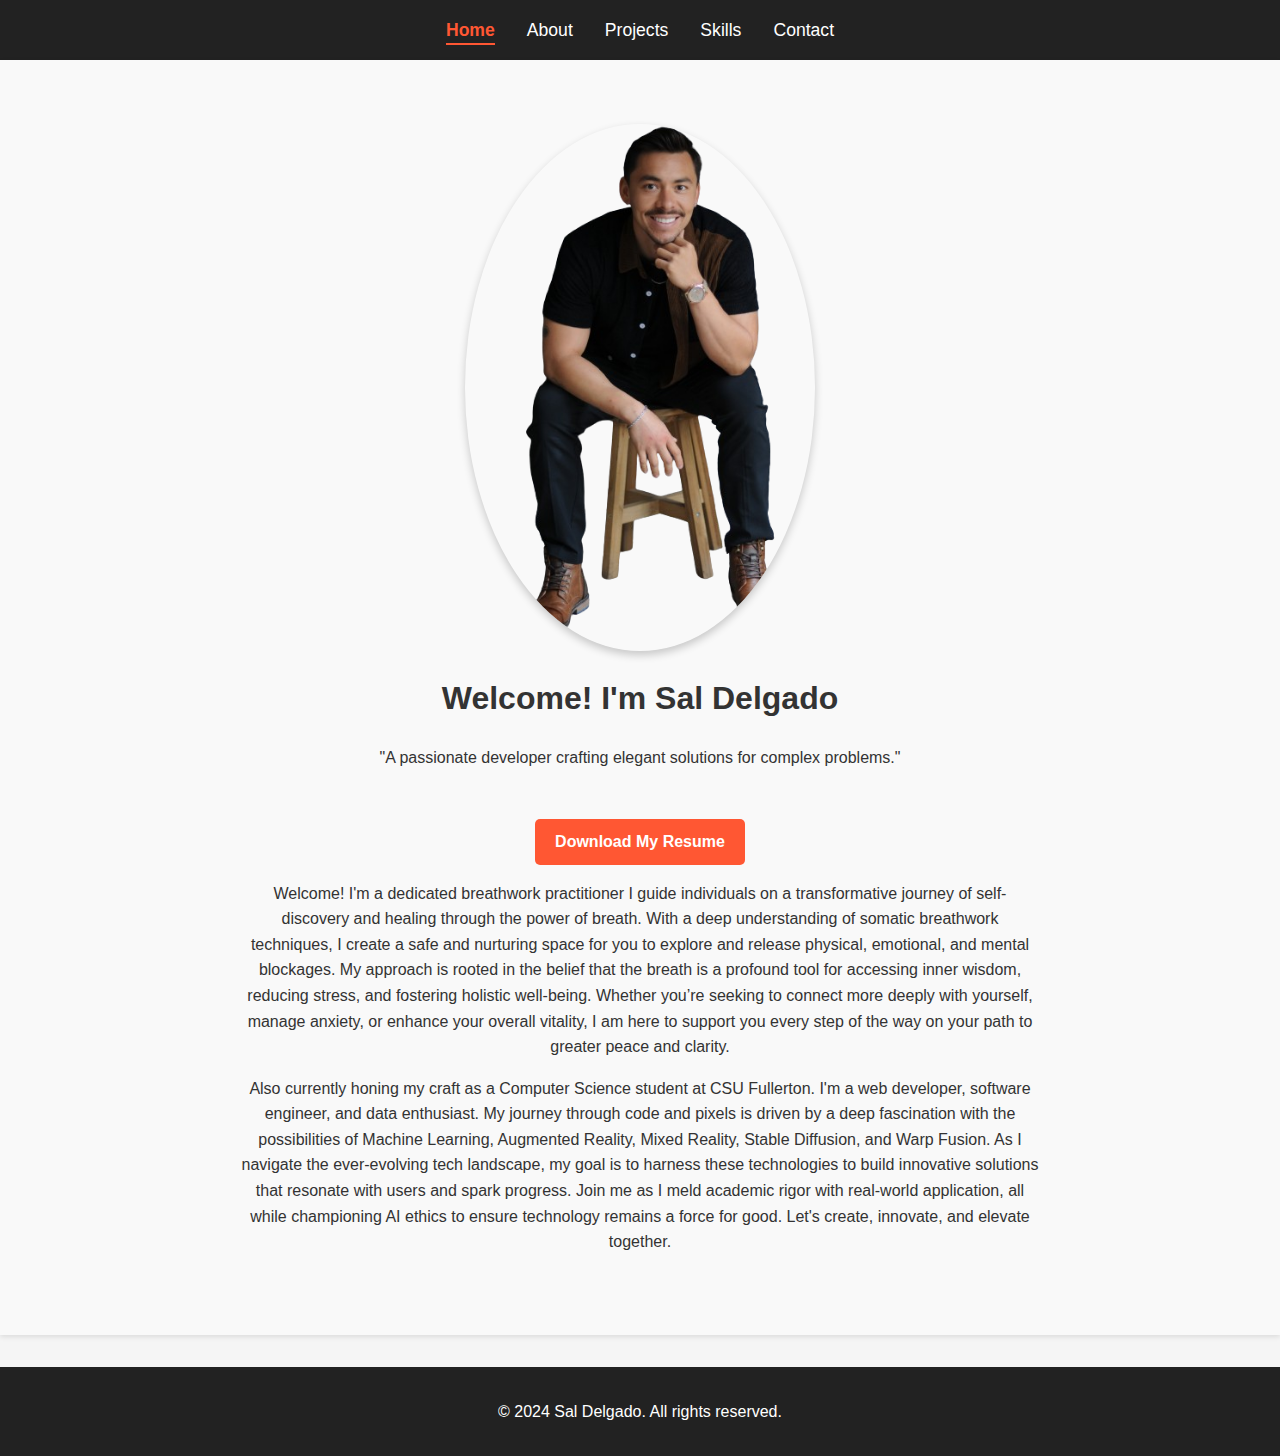
<file: index.html>
<!DOCTYPE html>
<html lang="en">
<head>
    <meta charset="UTF-8">
    <meta name="viewport" content="width=device-width, initial-scale=1.0">
    <title>Home - Your Name</title>
    <link rel="stylesheet" href="css/style.css">
</head>
<body>
    <header>
        <nav>
            <ul>
                <li><a href="index.html" class="active">Home</a></li>
                <li><a href="about.html">About</a></li>
                <li><a href="projects.html">Projects</a></li>
                <li><a href="skills.html">Skills</a></li>
                <li><a href="contact.html">Contact</a></li>
            </ul>
        </nav>
    </header>
    <main>
        <!-- Intro Section -->
        <section id="home-intro">
            <div class="intro-container">
                <img src="assets/images/avatar.png" alt="Professional Avatar" class="avatar">
                <h1>Welcome! I'm Sal Delgado</h1>
                <p class="tagline">"A passionate developer crafting elegant solutions for complex problems."</p>
                <a href="assets/resume/resume.pdf" download="Sal_Delgado_Resume" class="resume-link">Download My Resume</a>

                <p class="brief-bio">
                    Welcome! I'm a dedicated breathwork practitioner I guide individuals on a transformative journey of self-discovery and healing through the power of breath. With a deep understanding of somatic breathwork techniques, I create a safe and nurturing space for you to explore and release physical, emotional, and mental blockages. My approach is rooted in the belief that the breath is a profound tool for accessing inner wisdom, reducing stress, and fostering holistic well-being. Whether you’re seeking to connect more deeply with yourself, manage anxiety, or enhance your overall vitality, I am here to support you every step of the way on your path to greater peace and clarity.
                    <p>Also currently honing my craft as a Computer Science student at CSU Fullerton. I'm a web developer, software engineer, and data enthusiast. My journey through code and pixels is driven by a deep fascination with the possibilities of Machine Learning, Augmented Reality, Mixed Reality, Stable Diffusion, and Warp Fusion. As I navigate the ever-evolving tech landscape, my goal is to harness these technologies to build innovative solutions that resonate with users and spark progress. Join me as I meld academic rigor with real-world application, all while championing AI ethics to ensure technology remains a force for good. Let's create, innovate, and elevate together.</p>
                </p>
            </div>
        </section>
        
    </main>
    <footer>
        <p>&copy; 2024 Sal Delgado. All rights reserved.</p>
    </footer>

    <script src="js/main.js" defer></script>

</body>
</html>
</file>
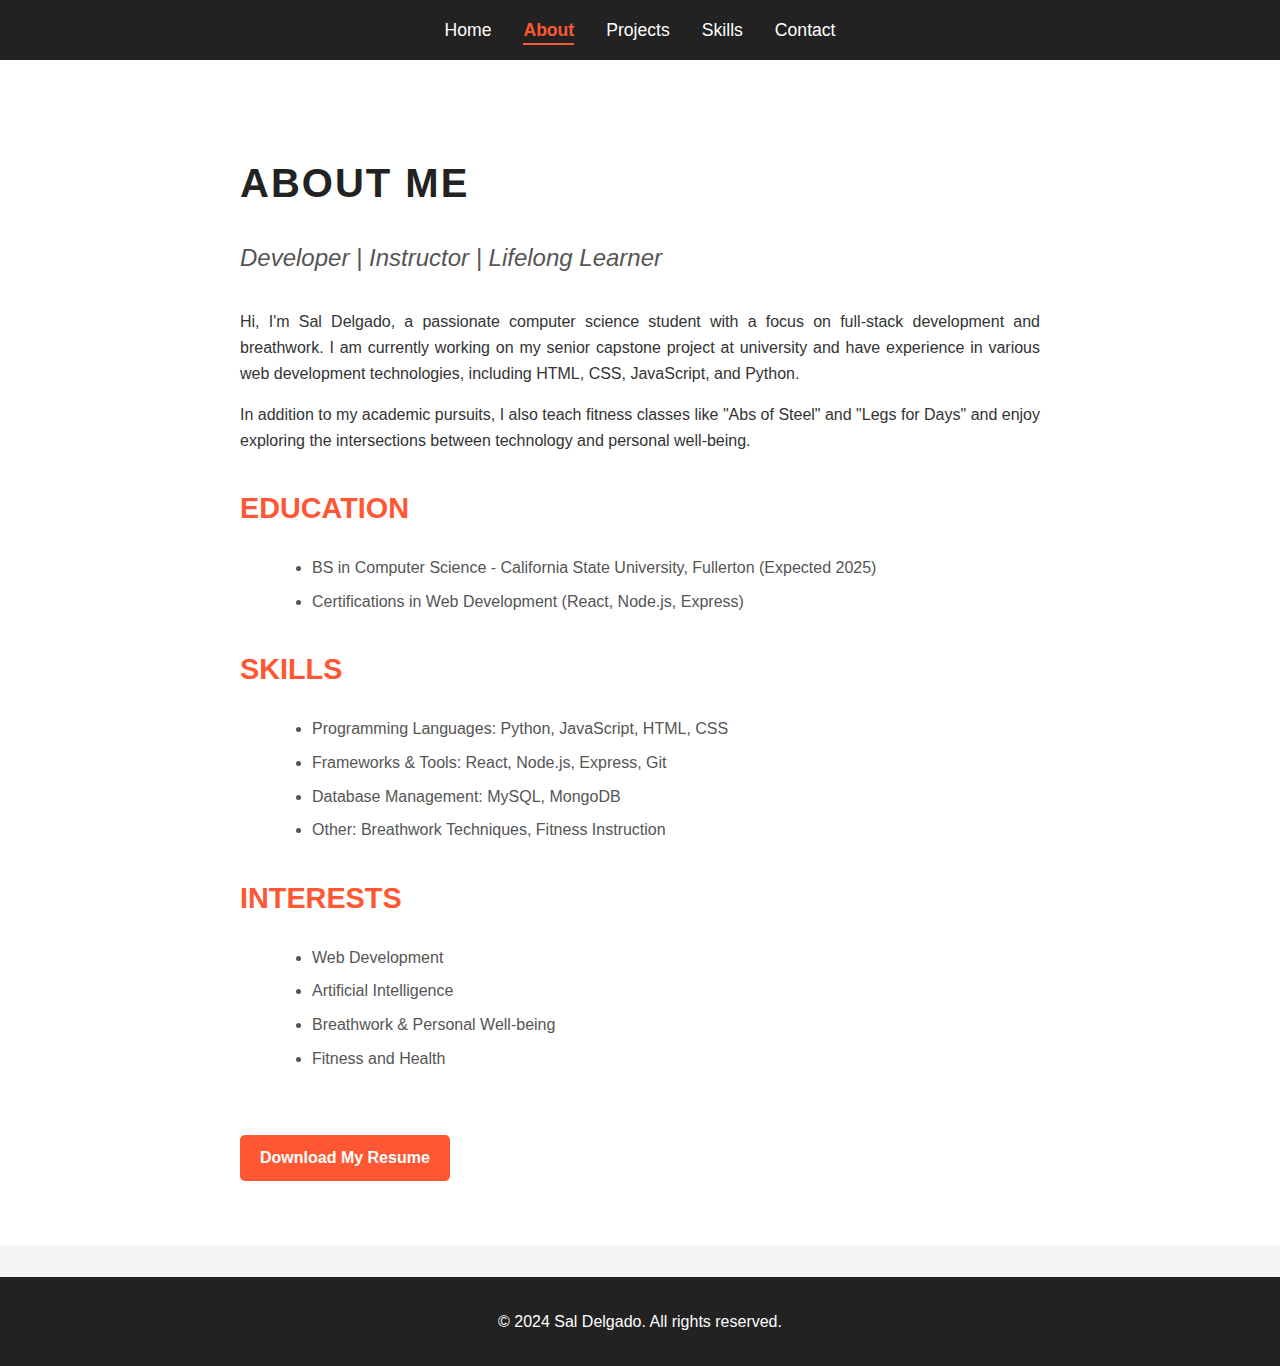
<file: about.html>
<!DOCTYPE html>
<html lang="en">
<head>
    <meta charset="UTF-8">
    <meta name="viewport" content="width=device-width, initial-scale=1.0">
    <title>About - Sal Delgado</title>
    <link rel="stylesheet" href="css/about.css">
</head>
<body>
    <header>
        <nav>
            <ul>
                <li><a href="index.html">Home</a></li>
                <li><a href="about.html" class="active">About</a></li>
                <li><a href="projects.html">Projects</a></li>
                <li><a href="skills.html">Skills</a></li>
                <li><a href="contact.html">Contact</a></li>
            </ul>
        </nav>
    </header>

    <main>
        <!-- About Section -->
        <section id="about-section">
            <div class="about-container">
                
                <div class="about-content">
                    <!-- <img src="assets/images/avatar2.png" alt="Sal Delgado" class="avatar2"> -->
                    <div class="bio-details">
                        <h1>About Me</h1>
                        <p class="tagline">Developer | Instructor | Lifelong Learner</p>
                        <p class="brief-bio">
                            Hi, I'm Sal Delgado, a passionate computer science student with a focus on full-stack development and breathwork. I am currently working on my senior capstone project at university and have experience in various web development technologies, including HTML, CSS, JavaScript, and Python.
                        </p>
                        <p class="brief-bio">
                            In addition to my academic pursuits, I also teach fitness classes like "Abs of Steel" and "Legs for Days" and enjoy exploring the intersections between technology and personal well-being.
                        </p>
                        <h2>Education</h2>
                        <ul>
                            <li>BS in Computer Science - California State University, Fullerton (Expected 2025)</li>
                            <li>Certifications in Web Development (React, Node.js, Express)</li>
                        </ul>
                        <h2>Skills</h2>
                        <ul>
                            <li>Programming Languages: Python, JavaScript, HTML, CSS</li>
                            <li>Frameworks & Tools: React, Node.js, Express, Git</li>
                            <li>Database Management: MySQL, MongoDB</li>
                            <li>Other: Breathwork Techniques, Fitness Instruction</li>
                        </ul>
                        <h2>Interests</h2>
                        <ul>
                            <li>Web Development</li>
                            <li>Artificial Intelligence</li>
                            <li>Breathwork & Personal Well-being</li>
                            <li>Fitness and Health</li>
                        </ul>
                        <a href="assets/resume/resume.pdf" download="Sal_Delgado_Resume" class="resume-link">Download My Resume</a>
                    </div>
                </div>
            </div>
        </section>
    </main>

    <footer>
        <p>&copy; 2024 Sal Delgado. All rights reserved.</p>
    </footer>

    <script src="js/main.js" defer></script>

</body>
</html>
</file>
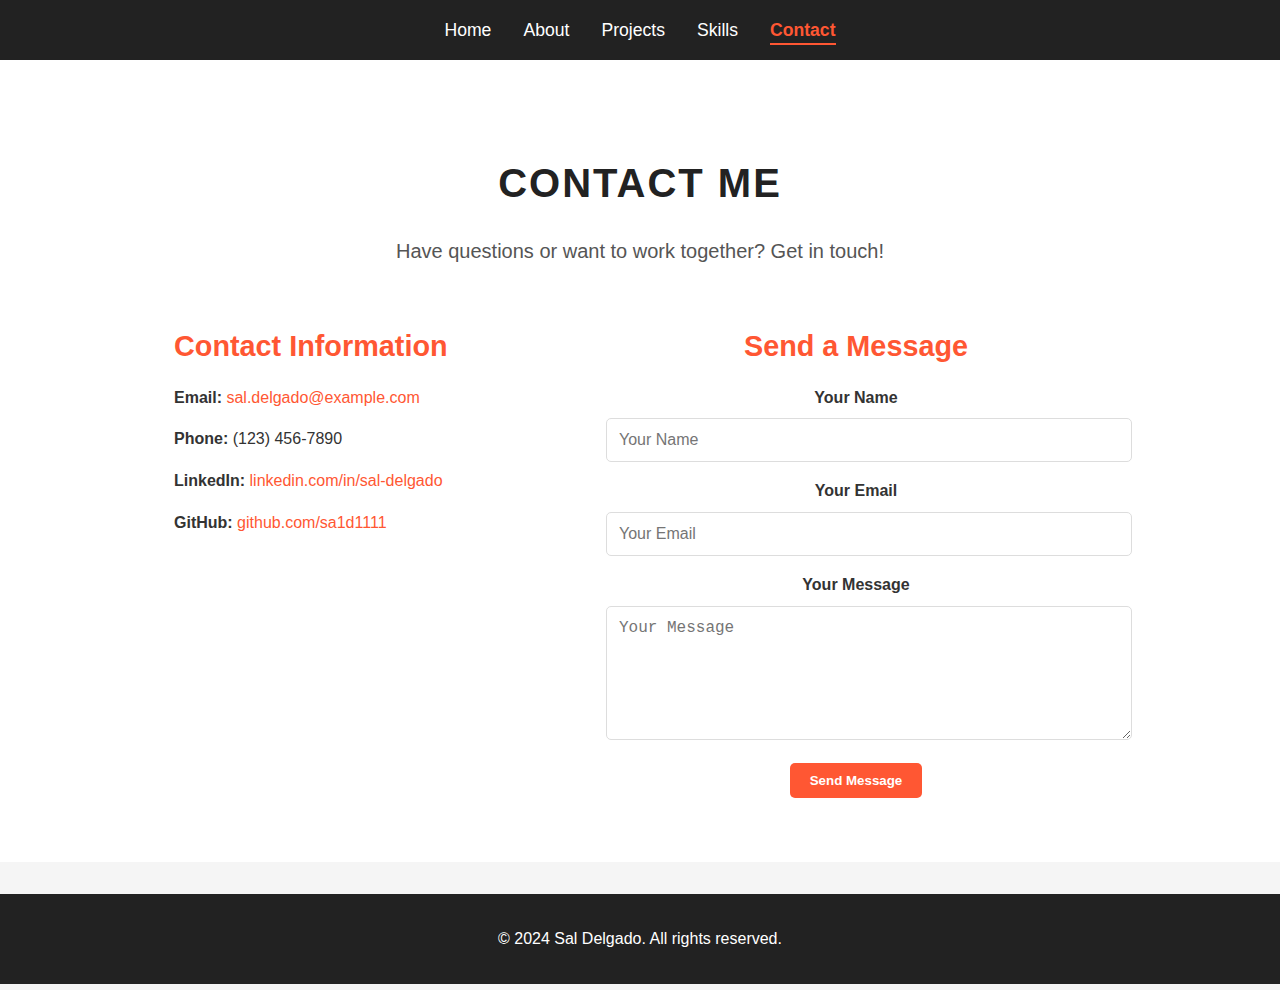
<file: contact.html>
<!DOCTYPE html>
<html lang="en">
<head>
    <meta charset="UTF-8">
    <meta name="viewport" content="width=device-width, initial-scale=1.0">
    <title>Contact - Sal Delgado</title>
    <link rel="stylesheet" href="css/contact.css">
</head>
<body>
    <header>
        <nav>
            <ul>
                <li><a href="index.html">Home</a></li>
                <li><a href="about.html">About</a></li>
                <li><a href="projects.html">Projects</a></li>
                <li><a href="skills.html">Skills</a></li>
                <li><a href="contact.html" class="active">Contact</a></li>
            </ul>
        </nav>
    </header>

    <main>
        <section id="contact-section">
            <h1>Contact Me</h1>
            <p class="contact-intro">
                Have questions or want to work together? Get in touch!
            </p>
            <div class="contact-container">
                <!-- Contact Info -->
                <div class="contact-info">
                    <h2>Contact Information</h2>
                    <ul>
                        <li><strong>Email:</strong> <a href="mailto:sal.delgado@example.com">sal.delgado@example.com</a></li>
                        <li><strong>Phone:</strong> (123) 456-7890</li>
                        <li><strong>LinkedIn:</strong> <a href="https://www.linkedin.com/in/saldelgado1/" target="_blank">linkedin.com/in/sal-delgado</a></li>
                        <li><strong>GitHub:</strong> <a href="https://github.com/sa1d1111" target="_blank">github.com/sa1d1111</a></li>
                    </ul>
                </div>

                <!-- Contact Form -->
                <div class="contact-form">
                    <h2>Send a Message</h2>
                    <form action="https://formspree.io/f/mnqlrqwr" method="POST">
                        <label for="name">Your Name</label>
                        <input type="text" id="name" name="name" placeholder="Your Name" required>
                        
                        <label for="email">Your Email</label>
                        <input type="email" id="email" name="email" placeholder="Your Email" required>
                        
                        <label for="message">Your Message</label>
                        <textarea id="message" name="message" rows="6" placeholder="Your Message" required></textarea>
                        
                        <button type="submit">Send Message</button>
                    </form>
                </div>
            </div>
        </section>
    </main>

    <footer>
        <p>&copy; 2024 Sal Delgado. All rights reserved.</p>
    </footer>
</body>
</html>
</file>
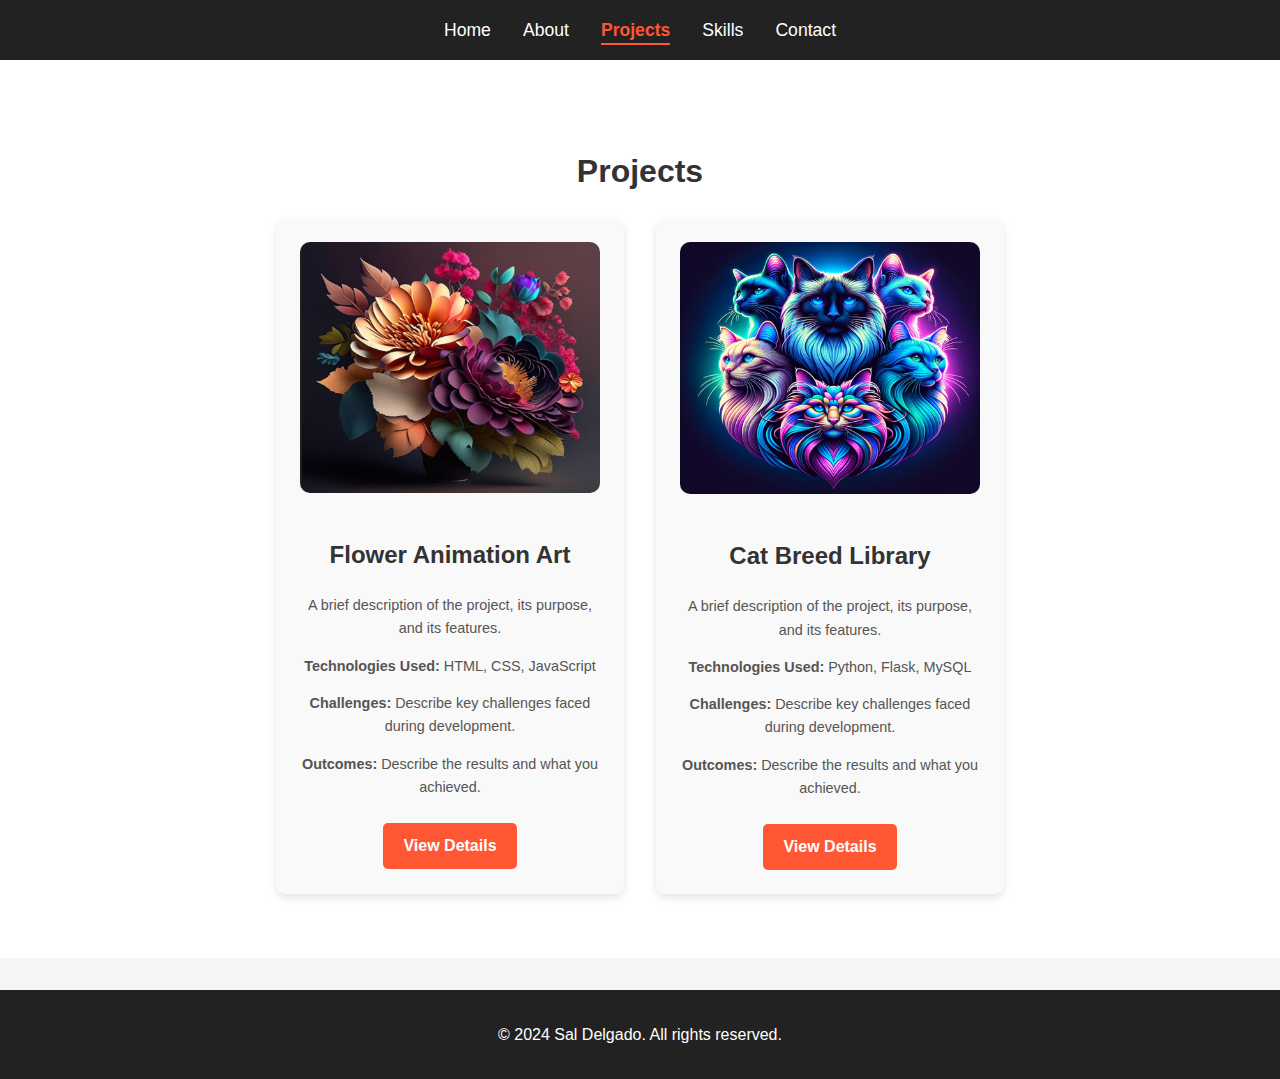
<file: projects.html>
<!DOCTYPE html>
<html lang="en">
<head>
    <meta charset="UTF-8">
    <meta name="viewport" content="width=device-width, initial-scale=1.0">
    <title>Projects - Sal Delgado</title>
    <link rel="stylesheet" href="css/projects.css">
</head>
<body>
    <header>
        <nav>
            <ul>
                <li><a href="index.html">Home</a></li>
                <li><a href="about.html">About</a></li>
                <li><a href="projects.html" class="active">Projects</a></li>
                <li><a href="skills.html">Skills</a></li>
                <li><a href="contact.html">Contact</a></li>
            </ul>
        </nav>
    </header>

    <main>
        <section id="projects-section">
            <h1>Projects</h1>
            <div class="projects-container">
                <!-- Project 1 -->
                <div class="project-card">
                    <img src="assets/images/flower.png" alt="Project 1 Screenshot" class="project-image">
                    <h2>Flower Animation Art</h2>
                    <p class="project-description">
                        A brief description of the project, its purpose, and its features.
                    </p>
                    <p class="project-technologies"><strong>Technologies Used:</strong> HTML, CSS, JavaScript</p>
                    <p class="project-challenges"><strong>Challenges:</strong> Describe key challenges faced during development.</p>
                    <p class="project-outcomes"><strong>Outcomes:</strong> Describe the results and what you achieved.</p>
                    <a href="https://sa1d1111.github.io/js-flower-animation.art/" target="_blank" rel="noopener noreferrer" class="details-link">View Details</a>
                </div>

                <!-- Project 2 -->
                <div class="project-card">
                    <img src="assets/images/cat.png" alt="Project 2 Screenshot" class="project-image">
                    <h2>Cat Breed Library</h2>
                    <p class="project-description">
                        A brief description of the project, its purpose, and its features.
                    </p>
                    <p class="project-technologies"><strong>Technologies Used:</strong> Python, Flask, MySQL</p>
                    <p class="project-challenges"><strong>Challenges:</strong> Describe key challenges faced during development.</p>
                    <p class="project-outcomes"><strong>Outcomes:</strong> Describe the results and what you achieved.</p>
                    <a href="https://cpsc362-project-cat-library.vercel.app/index.html" target="_blank" rel="noopener noreferrer" class="details-link">View Details</a>
                </div>

                <!-- Add more projects as needed -->
            </div>
        </section>
    </main>

    <footer>
        <p>&copy; 2024 Sal Delgado. All rights reserved.</p>
    </footer>

    <script src="js/main.js" defer></script>
</body>
</html>
</file>
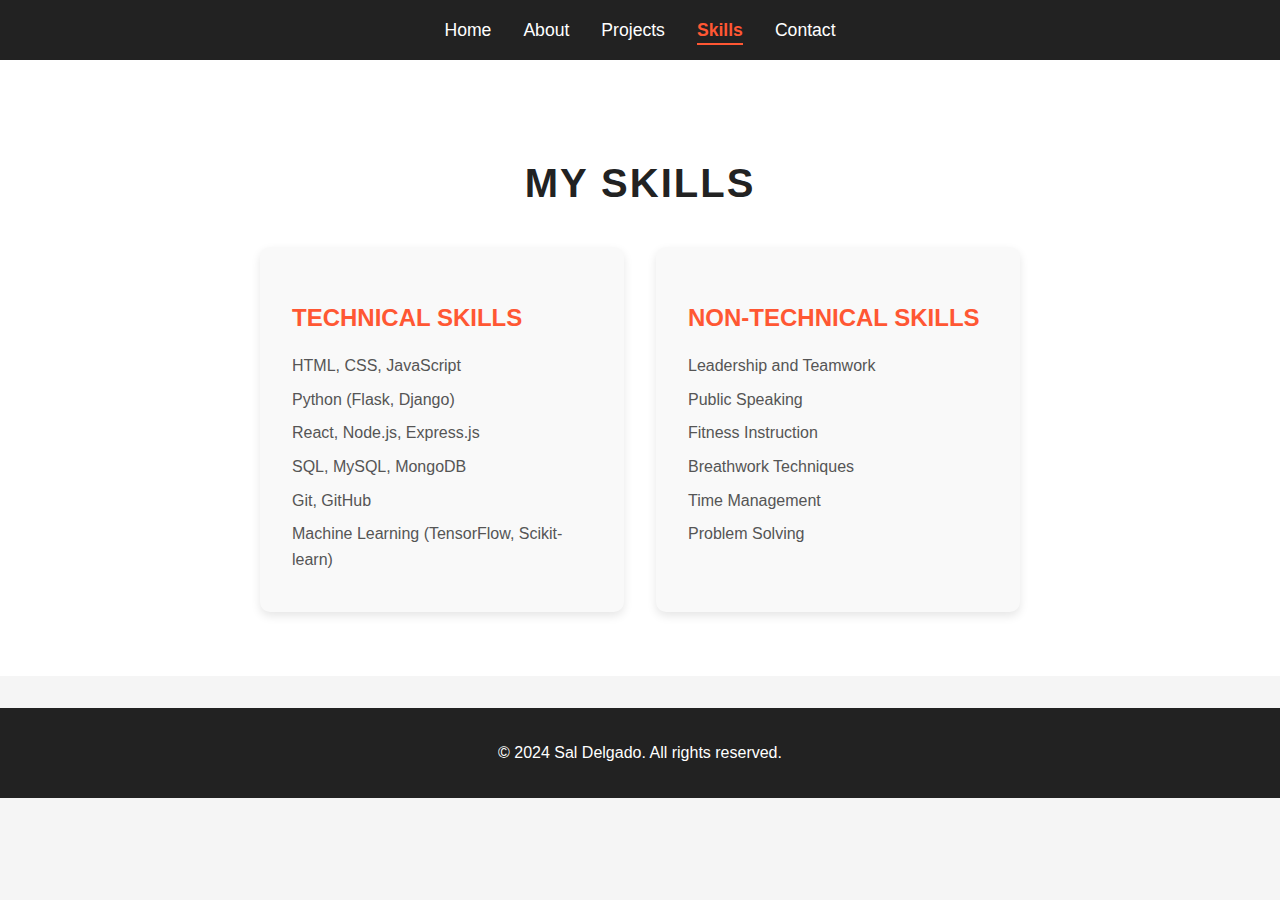
<file: skills.html>
<!DOCTYPE html>
<html lang="en">
<head>
    <meta charset="UTF-8">
    <meta name="viewport" content="width=device-width, initial-scale=1.0">
    <title>Skills - Sal Delgado</title>
    <link rel="stylesheet" href="css/skills.css">
</head>
<body>
    <header>
        <nav>
            <ul>
                <li><a href="index.html">Home</a></li>
                <li><a href="about.html">About</a></li>
                <li><a href="projects.html">Projects</a></li>
                <li><a href="skills.html" class="active">Skills</a></li>
                <li><a href="contact.html">Contact</a></li>
            </ul>
        </nav>
    </header>

    <main>
        <section id="skills-section">
            <h1>My Skills</h1>
            <div class="skills-container">
                <!-- Technical Skills -->
                <div class="skills-category">
                    <h2>Technical Skills</h2>
                    <ul>
                        <li>HTML, CSS, JavaScript</li>
                        <li>Python (Flask, Django)</li>
                        <li>React, Node.js, Express.js</li>
                        <li>SQL, MySQL, MongoDB</li>
                        <li>Git, GitHub</li>
                        <li>Machine Learning (TensorFlow, Scikit-learn)</li>
                    </ul>
                </div>

                <!-- Non-Technical Skills -->
                <div class="skills-category">
                    <h2>Non-Technical Skills</h2>
                    <ul>
                        <li>Leadership and Teamwork</li>
                        <li>Public Speaking</li>
                        <li>Fitness Instruction</li>
                        <li>Breathwork Techniques</li>
                        <li>Time Management</li>
                        <li>Problem Solving</li>
                    </ul>
                </div>
            </div>
        </section>
    </main>

    <footer>
        <p>&copy; 2024 Sal Delgado. All rights reserved.</p>
    </footer>
</body>
</html>
</file>
<file: css/style.css>
/* General Styles */
body {
    font-family: 'Arial', sans-serif;
    margin: 0;
    padding: 0;
    color: #333;
    background-color: #f5f5f5;
    line-height: 1.6;
}

/* Navigation Bar */
header nav {
    background-color: #222;
    padding: 1rem;
}

header nav ul {
    list-style: none;
    display: flex;
    justify-content: center;
    margin: 0;
    padding: 0;
}

header nav ul li {
    margin: 0 1rem;
}

header nav ul li a {
    color: white;
    text-decoration: none;
    font-size: 1.1rem;
    position: relative;
    transition: color 0.3s, transform 0.3s;
}

header nav ul li a:hover {
    color: #ff5733;
    transform: translateY(-2px);
}

header nav ul li a::after {
    content: '';
    display: block;
    width: 0;
    height: 2px;
    background: #ff5733;
    transition: width 0.3s;
    position: absolute;
    bottom: -5px;
    left: 0;
}

header nav ul li a:hover::after {
    width: 100%;
}

header nav ul li a.active {
    color: #ff5733;
    font-weight: bold;
}

/* Footer */
footer {
    text-align: center;
    padding: 1rem;
    background-color: #222;
    color: white;
    margin-top: 2rem;
}

/* Intro Section */
#home-intro {
    text-align: center;
    padding: 4rem 1rem;
    background-color: #f9f9f9;
    box-shadow: 0px 2px 5px rgba(0, 0, 0, 0.1);
}

.intro-container {
    max-width: 800px;
    margin: 0 auto;
}

/* Avatar Image */
.avatar {
    width: 350px; /* Adjust to your preferred size */
    height: auto; /* Ensure square dimensions for circular shape */
    border-radius: 50%; /* Circular shape */
    object-fit: cover; /* Ensures the image fits nicely within the circle */
    box-shadow: 0px 4px 8px rgba(0, 0, 0, 0.2); /* Adds a subtle shadow for depth */
    margin: 0 auto 1rem auto; /* Centers the image */
    display: block; /* Centers the block element */
    transition: transform 0.3s ease, box-shadow 0.3s ease; /* Smooth hover animations */
}

.avatar:hover {
    transform: scale(1.1); /* Slightly enlarges the image on hover */
    box-shadow: 0px 8px 16px rgba(0, 0, 0, 0.4); /* Enhances the shadow effect */
    cursor: default; /* Ensures the cursor does not show a pointer hand */
}

/* Ripple Effect on Hover */
.avatar:hover::after {
    content: '';
    position: absolute;
    width: 150px; /* Same size as the image */
    height: 150px;
    border-radius: 50%;
    background: rgba(255, 87, 51, 0.2); /* Subtle ripple color */
    animation: ripple 0.6s ease-out infinite; /* Ripple animation */
}

/* Responsive Design */
@media (max-width: 768px) {
    .avatar {
        width: 120px;
        height: 120px;
    }

    .avatar-wrapper {
        width: 100px;
        height: 100px;
    }
    
    
    
/* Ripple Animation Keyframes */
@keyframes ripple {
    0% {
        transform: scale(1);
        opacity: 1;
    }
    100% {
        transform: scale(1.5); /* Expands the ripple */
        opacity: 0; /* Fades out */
    }
}


/* Text Styling */
h1 {
    font-size: 2rem;
    color: #333;
    margin-bottom: 1rem;
}

.tagline {
    font-size: 1.25rem;
    font-style: italic;
    color: #555;
    margin-bottom: 1rem;
}

.brief-bio {
    font-size: 1rem;
    color: #666;
    line-height: 1.8;
    text-align: justify;
    margin-bottom: 2rem;
}



    h1 {
        font-size: 1.75rem;
    }

    .tagline {
        font-size: 1rem;
    }

    .brief-bio {
        font-size: 0.9rem;
    }
}



header nav ul li a {
    color: white;
    text-decoration: none;
    font-size: 1.1rem;
    position: relative;
    transition: color 0.3s, transform 0.3s;
}

header nav ul li a::after {
    content: '';
    display: block;
    width: 0;
    height: 2px;
    background: #ff5733;
    transition: width 0.3s;
    position: absolute;
    bottom: -5px;
    left: 0;
}

header nav ul li a:hover::after {
    width: 100%; /* Shows the underline on hover */
}

header nav ul li a:hover {
    color: #ff5733; /* Optional: Change color when hovered */
    transform: translateY(-2px);
}

header nav ul li a.active::after {
    content: '';
    display: block;
    width: 100%; /* Full underline for the active link */
    height: 2px;
    background: #ff5733;
    position: absolute;
    bottom: -5px;
    left: 0;
}



/* Resume Button */
.resume-link {
    display: inline-block;
    margin-top: 2rem;
    padding: 10px 20px;
    background-color: #ff5733;
    color: white;
    text-decoration: none;
    font-weight: bold;
    border-radius: 5px;
    transition: background-color 0.3s ease;
}

.resume-link:hover {
    background-color: #e64a19;
}
</file>
<file: css/about.css>
/* General Styles */
body {
    font-family: 'Arial', sans-serif;
    margin: 0;
    padding: 0;
    color: #333;
    background-color: #f5f5f5;
    line-height: 1.6;
}

/* Navigation Bar */
header nav {
    background-color: #222;
    padding: 1rem;
}

header nav ul {
    list-style: none;
    display: flex;
    justify-content: center;
    margin: 0;
    padding: 0;
}

header nav ul li {
    margin: 0 1rem;
}

header nav ul li a {
    color: white;
    text-decoration: none;
    font-size: 1.1rem;
    position: relative;
    transition: color 0.3s, transform 0.3s;
}

header nav ul li a:hover {
    color: #ff5733;
    transform: translateY(-2px);
}

header nav ul li a.active {
    color: #ff5733;
    font-weight: bold;
}

/* Footer */
footer {
    text-align: center;
    padding: 1rem;
    background-color: #222;
    color: white;
    margin-top: 2rem;
}

/* About Section */
#about-section {
    display: flex;
    flex-direction: column;
    align-items: center;
    justify-content: center;
    text-align: center;
    padding: 4rem 2rem;
    background-color: #fff;
}

#about-section h1 {
    font-size: 2.5rem;
    color: #222;
    margin-bottom: 1rem;
    text-transform: uppercase;
    letter-spacing: 2px;
}

#about-section p.tagline {
    font-size: 1.5rem;
    font-style: italic;
    color: #555;
    margin-bottom: 2rem;
}

/* Avatar Section */
.avatar-wrapper {
    position: relative;
    width: 200px;
    height: 200px;
    border-radius: 50%;
    overflow: hidden;
    box-shadow: 0px 4px 10px rgba(0, 0, 0, 0.2);
    margin-bottom: 2rem;
    transition: transform 0.3s ease, box-shadow 0.3s ease;
}

.avatar-wrapper img {
    width: 100%;
    height: 100%;
    object-fit: cover;
    transition: transform 0.3s ease;
}

.avatar-wrapper:hover img {
    transform: scale(1.1);
}

.avatar-wrapper:hover {
    box-shadow: 0px 6px 20px rgba(0, 0, 0, 0.3);
}

/* Bio Details */
.bio-details {
    max-width: 800px;
    text-align: justify;
}

.bio-details h2 {
    font-size: 1.8rem;
    color: #ff5733;
    margin-top: 2rem;
    text-transform: uppercase;
}

.bio-details ul {
    list-style-type: disc;
    margin: 1rem 0 2rem 2rem;
    color: #555;
}

.bio-details ul li {
    margin-bottom: 0.5rem;
}

/* Resume Button */
.resume-link {
    display: inline-block;
    margin-top: 2rem;
    padding: 10px 20px;
    background-color: #ff5733;
    color: white;
    text-decoration: none;
    font-weight: bold;
    border-radius: 5px;
    transition: background-color 0.3s ease;
}

.resume-link:hover {
    background-color: #e64a19;
}

/* Responsive Design */
@media (max-width: 768px) {
    #about-section h1 {
        font-size: 2rem;
    }

    .avatar-wrapper {
        width: 150px;
        height: 150px;
    }

    .bio-details {
        max-width: 90%;
    }
}




header nav ul li a {
    color: white;
    text-decoration: none;
    font-size: 1.1rem;
    position: relative;
    transition: color 0.3s, transform 0.3s;
}

header nav ul li a::after {
    content: '';
    display: block;
    width: 0;
    height: 2px;
    background: #ff5733;
    transition: width 0.3s;
    position: absolute;
    bottom: -5px;
    left: 0;
}

header nav ul li a:hover::after {
    width: 100%; /* Shows the underline on hover */
}

header nav ul li a:hover {
    color: #ff5733; /* Optional: Change color when hovered */
    transform: translateY(-2px);
}

header nav ul li a.active::after {
    content: '';
    display: block;
    width: 100%; /* Full underline for the active link */
    height: 2px;
    background: #ff5733;
    position: absolute;
    bottom: -5px;
    left: 0;
}
</file>
<file: css/contact.css>
/* General Styles */
body {
    font-family: 'Arial', sans-serif;
    margin: 0;
    padding: 0;
    color: #333;
    background-color: #f5f5f5;
    line-height: 1.6;
}

/* Navigation Bar */
header nav {
    background-color: #222;
    padding: 1rem;
}

header nav ul {
    list-style: none;
    display: flex;
    justify-content: center;
    margin: 0;
    padding: 0;
}

header nav ul li {
    margin: 0 1rem;
}

header nav ul li a {
    color: white;
    text-decoration: none;
    font-size: 1.1rem;
    position: relative;
    transition: color 0.3s, transform 0.3s;
}

header nav ul li a:hover {
    color: #ff5733;
    transform: translateY(-2px);
}

header nav ul li a.active {
    color: #ff5733;
    font-weight: bold;
}

/* Footer */
footer {
    text-align: center;
    padding: 1rem;
    background-color: #222;
    color: white;
    margin-top: 2rem;
}

/* Contact Section */
#contact-section {
    text-align: center;
    padding: 4rem 2rem;
    background-color: #fff;
}

#contact-section h1 {
    font-size: 2.5rem;
    color: #222;
    margin-bottom: 1rem;
    text-transform: uppercase;
    letter-spacing: 2px;
}

.contact-intro {
    font-size: 1.25rem;
    color: #555;
    margin-bottom: 2rem;
}

.contact-container {
    display: flex;
    flex-wrap: wrap;
    justify-content: center;
    gap: 2rem;
    margin: 0 auto;
    max-width: 1200px;
}

/* Contact Info */
.contact-info {
    flex: 1;
    max-width: 400px;
    text-align: left;
}

.contact-info h2 {
    font-size: 1.8rem;
    color: #ff5733;
    margin-bottom: 1rem;
}

.contact-info ul {
    list-style: none;
    padding: 0;
}

.contact-info ul li {
    font-size: 1rem;
    margin-bottom: 1rem;
}

.contact-info ul li a {
    color: #ff5733;
    text-decoration: none;
}

.contact-info ul li a:hover {
    text-decoration: underline;
}

/* Contact Form */
.contact-form {
    flex: 1;
    max-width: 500px;
}

.contact-form h2 {
    font-size: 1.8rem;
    color: #ff5733;
    margin-bottom: 1rem;
}

.contact-form label {
    display: block;
    margin-bottom: 0.5rem;
    font-weight: bold;
}

.contact-form input,
.contact-form textarea {
    width: 100%;
    padding: 0.75rem;
    margin-bottom: 1rem;
    border: 1px solid #ddd;
    border-radius: 5px;
    font-size: 1rem;
    color: #333;
}

.contact-form button {
    display: inline-block;
    padding: 10px 20px;
    background-color: #ff5733;
    color: white;
    text-decoration: none;
    font-weight: bold;
    border: none;
    border-radius: 5px;
    cursor: pointer;
    transition: background-color 0.3s ease;
}

.contact-form button:hover {
    background-color: #e64a19;
}

/* Responsive Design */
@media (max-width: 768px) {
    .contact-container {
        flex-direction: column;
        align-items: center;
    }

    .contact-info,
    .contact-form {
        max-width: 90%;
    }
}



header nav ul li a {
    color: white;
    text-decoration: none;
    font-size: 1.1rem;
    position: relative;
    transition: color 0.3s, transform 0.3s;
}

header nav ul li a::after {
    content: '';
    display: block;
    width: 0;
    height: 2px;
    background: #ff5733;
    transition: width 0.3s;
    position: absolute;
    bottom: -5px;
    left: 0;
}

header nav ul li a:hover::after {
    width: 100%; /* Shows the underline on hover */
}

header nav ul li a:hover {
    color: #ff5733; /* Optional: Change color when hovered */
    transform: translateY(-2px);
}

header nav ul li a.active::after {
    content: '';
    display: block;
    width: 100%; /* Full underline for the active link */
    height: 2px;
    background: #ff5733;
    position: absolute;
    bottom: -5px;
    left: 0;
}
</file>
<file: css/projects.css>
/* General Styles */
body {
    font-family: 'Arial', sans-serif;
    margin: 0;
    padding: 0;
    color: #333;
    background-color: #f5f5f5;
    line-height: 1.6;
}

/* Navigation Bar */
header nav {
    background-color: #222;
    padding: 1rem;
}

header nav ul {
    list-style: none;
    display: flex;
    justify-content: center;
    margin: 0;
    padding: 0;
}

header nav ul li {
    margin: 0 1rem;
}

header nav ul li a {
    color: white;
    text-decoration: none;
    font-size: 1.1rem;
    position: relative;
    transition: color 0.3s, transform 0.3s;
}

header nav ul li a:hover {
    color: #ff5733;
    transform: translateY(-2px);
}

header nav ul li a.active {
    color: #ff5733;
    font-weight: bold;
}

/* Footer */
footer {
    text-align: center;
    padding: 1rem;
    background-color: #222;
    color: white;
    margin-top: 2rem;
}

/* Projects Section */
#projects-section {
    text-align: center;
    padding: 4rem 1rem;
    background-color: #fff;
}

.projects-container {
    display: flex;
    flex-wrap: wrap;
    gap: 2rem;
    justify-content: center;
}

.project-card {
    background-color: #f9f9f9;
    box-shadow: 0px 4px 8px rgba(0, 0, 0, 0.1);
    border-radius: 10px;
    padding: 1.5rem;
    max-width: 300px;
    text-align: center;
    transition: transform 0.3s ease, box-shadow 0.3s ease;
}

.project-card:hover {
    transform: scale(1.05);
    box-shadow: 0px 6px 16px rgba(0, 0, 0, 0.2);
}

.project-image {
    width: 100%;
    border-radius: 10px;
    margin-bottom: 1rem;
}

.project-description,
.project-technologies,
.project-challenges,
.project-outcomes {
    font-size: 0.9rem;
    color: #555;
    margin-bottom: 0.5rem;
}

.details-link {
    display: inline-block;
    margin-top: 1rem;
    padding: 10px 20px;
    background-color: #ff5733;
    color: white;
    text-decoration: none;
    font-weight: bold;
    border-radius: 5px;
    transition: background-color 0.3s;
}

.details-link:hover {
    background-color: #e64a19;
}

/* Responsive Design */
@media (max-width: 768px) {
    .projects-container {
        flex-direction: column;
        gap: 1.5rem;
    }

    .project-card {
        max-width: 90%;
    }
}




header nav ul li a {
    color: white;
    text-decoration: none;
    font-size: 1.1rem;
    position: relative;
    transition: color 0.3s, transform 0.3s;
}

header nav ul li a::after {
    content: '';
    display: block;
    width: 0;
    height: 2px;
    background: #ff5733;
    transition: width 0.3s;
    position: absolute;
    bottom: -5px;
    left: 0;
}

header nav ul li a:hover::after {
    width: 100%; /* Shows the underline on hover */
}

header nav ul li a:hover {
    color: #ff5733; /* Optional: Change color when hovered */
    transform: translateY(-2px);
}

header nav ul li a.active::after {
    content: '';
    display: block;
    width: 100%; /* Full underline for the active link */
    height: 2px;
    background: #ff5733;
    position: absolute;
    bottom: -5px;
    left: 0;
}
</file>
<file: css/skills.css>
/* General Styles */
body {
    font-family: 'Arial', sans-serif;
    margin: 0;
    padding: 0;
    color: #333;
    background-color: #f5f5f5;
    line-height: 1.6;
}

/* Navigation Bar */
header nav {
    background-color: #222;
    padding: 1rem;
}

header nav ul {
    list-style: none;
    display: flex;
    justify-content: center;
    margin: 0;
    padding: 0;
}

header nav ul li {
    margin: 0 1rem;
}

header nav ul li a {
    color: white;
    text-decoration: none;
    font-size: 1.1rem;
    position: relative;
    transition: color 0.3s, transform 0.3s;
}

header nav ul li a:hover {
    color: #ff5733;
    transform: translateY(-2px);
}

header nav ul li a.active {
    color: #ff5733;
    font-weight: bold;
}

/* Footer */
footer {
    text-align: center;
    padding: 1rem;
    background-color: #222;
    color: white;
    margin-top: 2rem;
}

/* Skills Section */
#skills-section {
    text-align: center;
    padding: 4rem 1rem;
    background-color: #fff;
}

#skills-section h1 {
    font-size: 2.5rem;
    color: #222;
    margin-bottom: 2rem;
    text-transform: uppercase;
    letter-spacing: 2px;
}

/* Skills Container */
.skills-container {
    display: flex;
    flex-wrap: wrap;
    justify-content: center;
    gap: 2rem;
}

/* Skills Category */
.skills-category {
    background-color: #f9f9f9;
    border-radius: 10px;
    box-shadow: 0px 4px 10px rgba(0, 0, 0, 0.1);
    padding: 2rem;
    width: 300px;
    text-align: left;
    transition: transform 0.3s ease, box-shadow 0.3s ease;
}

.skills-category:hover {
    transform: translateY(-5px);
    box-shadow: 0px 6px 20px rgba(0, 0, 0, 0.2);
}

.skills-category h2 {
    font-size: 1.5rem;
    color: #ff5733;
    margin-bottom: 1rem;
    text-transform: uppercase;
}

.skills-category ul {
    list-style: none;
    padding: 0;
    margin: 0;
}

.skills-category ul li {
    font-size: 1rem;
    color: #555;
    margin-bottom: 0.5rem;
    line-height: 1.6;
}

/* Responsive Design */
@media (max-width: 768px) {
    #skills-section h1 {
        font-size: 2rem;
    }

    .skills-container {
        flex-direction: column;
        align-items: center;
    }

    .skills-category {
        width: 90%;
    }
}



header nav ul li a {
    color: white;
    text-decoration: none;
    font-size: 1.1rem;
    position: relative;
    transition: color 0.3s, transform 0.3s;
}

header nav ul li a::after {
    content: '';
    display: block;
    width: 0;
    height: 2px;
    background: #ff5733;
    transition: width 0.3s;
    position: absolute;
    bottom: -5px;
    left: 0;
}

header nav ul li a:hover::after {
    width: 100%; /* Shows the underline on hover */
}

header nav ul li a:hover {
    color: #ff5733; /* Optional: Change color when hovered */
    transform: translateY(-2px);
}

header nav ul li a.active::after {
    content: '';
    display: block;
    width: 100%; /* Full underline for the active link */
    height: 2px;
    background: #ff5733;
    position: absolute;
    bottom: -5px;
    left: 0;
}
</file>
